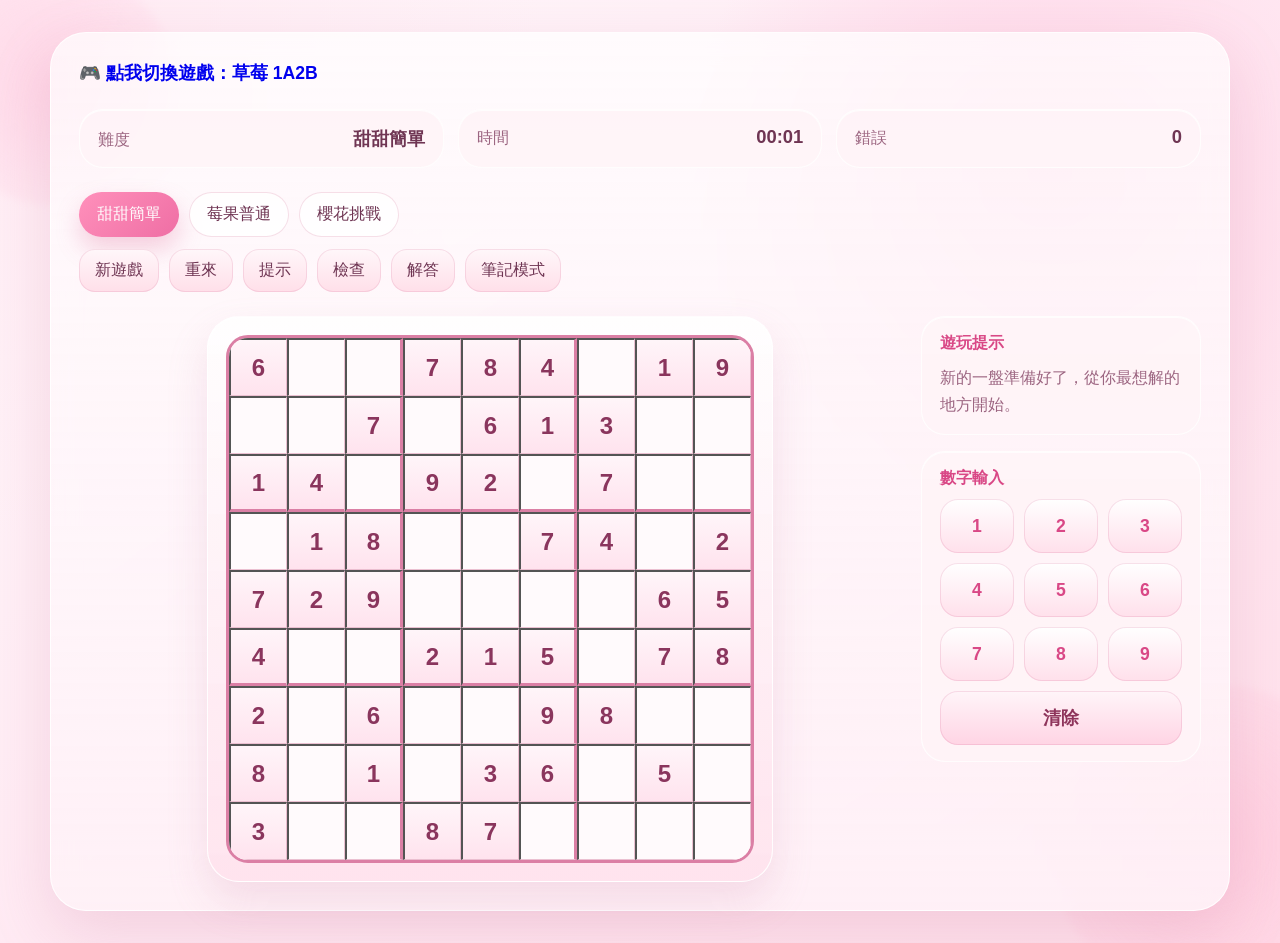
<file: index.html>
<!DOCTYPE html>
<html lang="zh-TW">
<head>
  <meta charset="UTF-8">
  <meta name="viewport" content="width=device-width, initial-scale=1.0">
  <title>草莓甜點數獨</title>
  <link rel="stylesheet" href="styles.css">
</head>
<body>
  <div class="page-shell">
    <div class="background-orb orb-left"></div>
    <div class="background-orb orb-right"></div>

    <main class="game-card">
      
      <!-- 🍓 這裡就是連往 1A2B 的按鈕！ -->
      <nav class="page-links" style="margin-top: 0; margin-bottom: 24px;">
        <a href="./1a2b/" class="page-link" style="text-decoration: none; font-weight: bold; font-size: 1.1rem;">
          🎮 點我切換遊戲：草莓 1A2B
        </a>
      </nav>

      <!-- 狀態列 (難度、時間、錯誤) -->
      <div class="status-strip">
        <div class="status-pill">
          <span>難度</span>
          <strong id="difficulty-label">甜甜簡單</strong>
        </div>
        <div class="status-pill">
          <span>時間</span>
          <strong id="timer">00:00</strong>
        </div>
        <div class="status-pill">
          <span>錯誤</span>
          <strong id="mistakes">0</strong>
        </div>
      </div>

      <!-- 工具列 (按鈕) -->
      <div class="toolbar">
        <div class="button-row" id="difficulty-buttons">
          <button class="pill-button active" data-difficulty="easy">甜甜簡單</button>
          <button class="pill-button" data-difficulty="medium">莓果普通</button>
          <button class="pill-button" data-difficulty="hard">櫻花挑戰</button>
        </div>
        <div class="button-row">
          <button class="soft-button" id="new-game">新遊戲</button>
          <button class="soft-button" id="reset-board">重來</button>
          <button class="soft-button" id="hint">提示</button>
          <button class="soft-button" id="check-board">檢查</button>
          <button class="soft-button" id="solve-board">解答</button>
          <button class="soft-button toggle-button" id="notes-mode" aria-pressed="false">筆記模式</button>
        </div>
      </div>

      <!-- 遊戲主區塊 -->
      <div class="play-area">
        <div class="board-wrap">
          <div class="board-frame">
            <div id="sudoku-board" class="sudoku-board"></div>
          </div>
        </div>

        <!-- 側邊欄 (提示與數字鍵盤) -->
        <div class="side-panel">
          <div class="message-card">
            <h2>遊玩提示</h2>
            <p id="message">新的一盤準備好了，從你最想解的地方開始。</p>
          </div>
          <div class="numpad-card">
            <h2>數字輸入</h2>
            <div class="number-pad" id="number-pad">
              <button class="number-button" data-number="1">1</button>
              <button class="number-button" data-number="2">2</button>
              <button class="number-button" data-number="3">3</button>
              <button class="number-button" data-number="4">4</button>
              <button class="number-button" data-number="5">5</button>
              <button class="number-button" data-number="6">6</button>
              <button class="number-button" data-number="7">7</button>
              <button class="number-button" data-number="8">8</button>
              <button class="number-button" data-number="9">9</button>
              <button class="number-button clear-button" data-action="clear">清除</button>
            </div>
          </div>
        </div>
      </div>
    </main>

    <!-- 慶祝過關彈窗 (內含可愛草莓蛋糕 SVG) -->
    <div id="celebration-modal" class="celebration-modal" aria-hidden="true">
      <div class="celebration-dialog">
        <button id="close-celebration" class="modal-close">×</button>
        <div class="celebration-sparkles">
          <span></span><span></span><span></span>
        </div>
        <div class="cake-display">
          <svg class="cake-svg" viewBox="0 0 120 120" xmlns="http://www.w3.org/2000/svg">
            <!-- 盤子 -->
            <ellipse cx="60" cy="100" rx="45" ry="10" fill="#ffd6e6"/>
            <!-- 蛋糕體 -->
            <path d="M25 60 L95 60 L90 95 L30 95 Z" fill="#fff4f8" stroke="#f1a9c2" stroke-width="2"/>
            <!-- 夾層果醬 -->
            <path d="M28 75 L92 75" stroke="#ef6ea4" stroke-width="4" stroke-linecap="round"/>
            <!-- 頂部鮮奶油 -->
            <path d="M20 60 Q 30 50 40 60 Q 50 50 60 60 Q 70 50 80 60 Q 90 50 100 60 Q 95 70 80 70 Q 60 70 40 70 Q 25 70 20 60" fill="#ffffff" stroke="#f1a9c2" stroke-width="2"/>
            <!-- 大草莓 -->
            <path d="M50 45 C 50 25, 70 25, 70 45 C 70 60, 60 65, 60 65 C 60 65, 50 60, 50 45 Z" fill="#ef6ea4"/>
            <!-- 草莓葉子 -->
            <path d="M55 35 Q 60 25 65 35 Q 60 30 55 35" fill="#9c6581"/>
            <!-- 草莓籽 -->
            <circle cx="60" cy="45" r="1" fill="#fff"/>
            <circle cx="55" cy="50" r="1" fill="#fff"/>
            <circle cx="65" cy="50" r="1" fill="#fff"/>
            <circle cx="60" cy="55" r="1" fill="#fff"/>
          </svg>
        </div>
        <p class="celebration-badge">VICTORY!</p>
        <h2>大功告成！</h2>
        <p id="celebration-copy" class="celebration-copy">你用 00:00 完成這盤草莓數獨，送你一塊草莓蛋糕。</p>
        <button id="celebration-new-game" class="pill-button active celebration-button">再來一盤</button>
      </div>
    </div>
  </div>

  <script src="script.js"></script>
</body>
</html>
</file>
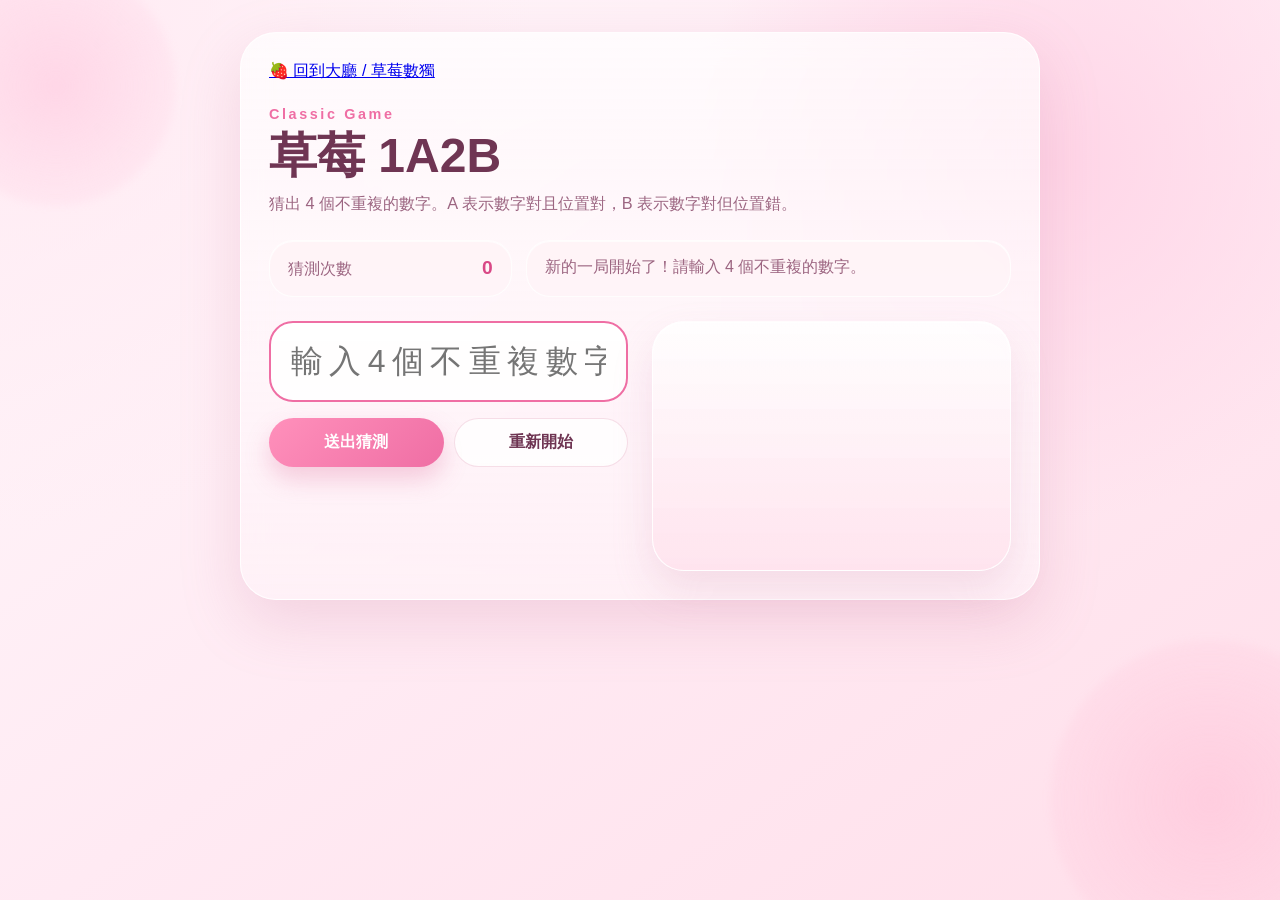
<file: 1a2b/index.html>
<!DOCTYPE html>
<html lang="zh-TW">
<head>
  <meta charset="UTF-8">
  <meta name="viewport" content="width=device-width, initial-scale=1.0">
  <title>草莓 1A2B 猜數字</title>
  <link rel="stylesheet" href="styles.css">
</head>
<body>
  <div class="page-shell">
    <div class="background-orb orb-left"></div>
    <div class="background-orb orb-right"></div>
    
    <main class="game-card">
      <!-- 導覽列：返回按鈕放在這裡最漂亮且不會破壞排版 -->
      <nav class="page-links" style="margin-top: 0; margin-bottom: 24px;">
        <a href="../index.html" class="page-link">
          🍓 回到大廳 / 草莓數獨
        </a>
      </nav>

      <header class="hero">
        <p class="eyebrow">Classic Game</p>
        <h1>草莓 1A2B</h1>
        <p class="hero-copy">猜出 4 個不重複的數字。A 表示數字對且位置對，B 表示數字對但位置錯。</p>
      </header>

      <div class="status-strip">
        <div class="status-pill">
          <span>猜測次數</span>
          <strong id="attempts">0</strong>
        </div>
        <div class="message-card">
          <p id="message">遊戲已準備好，請輸入你的第一個猜測！</p>
        </div>
      </div>

      <div class="play-area">
        <div class="input-section">
          <input type="text" id="guess-input" maxlength="4" placeholder="輸入4個不重複數字" autocomplete="off">
          <div class="button-row">
            <button id="submit-btn" class="pill-button active">送出猜測</button>
            <button id="restart-btn" class="pill-button">重新開始</button>
          </div>
        </div>

        <div class="history-section">
          <div class="board-frame">
            <ul id="history-list" class="history-list">
              <!-- 猜測紀錄會產生在這裡 -->
            </ul>
          </div>
        </div>
      </div>
    </main>

    <!-- 慶祝彈出視窗 -->
    <div id="celebration-modal" class="celebration-modal" aria-hidden="true">
      <div class="celebration-dialog">
        <button id="close-celebration" class="modal-close">×</button>
        <p class="celebration-badge">VICTORY!</p>
        <h2>4A0B 答對了！</h2>
        <p id="celebration-copy" class="celebration-copy">太厲害了，送你一塊草莓蛋糕！</p>
        <button id="celebration-new-game" class="pill-button active celebration-button">再來一局</button>
      </div>
    </div>
  </div>

  <script src="script.js"></script>
</body>
</html>
</file>
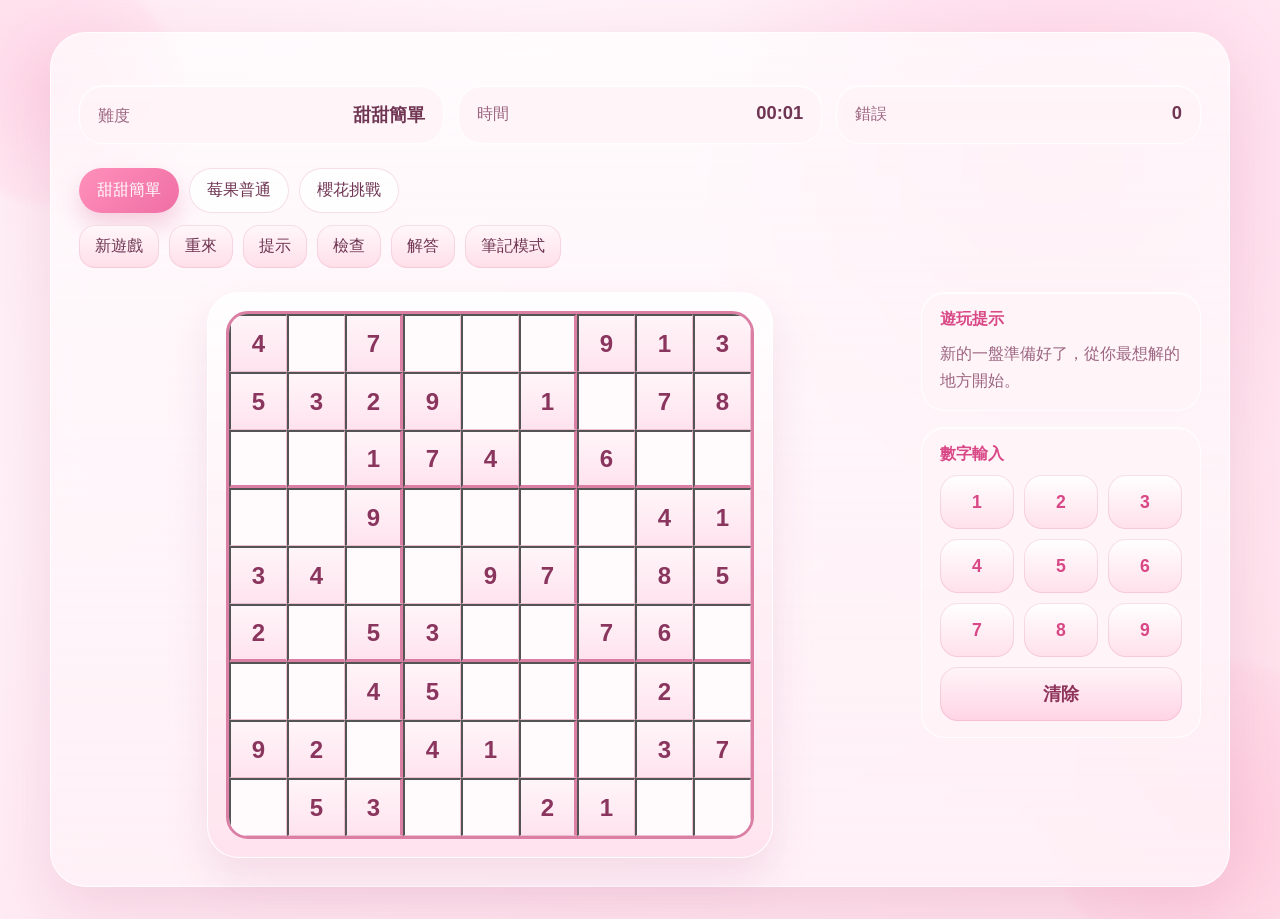
<file: index.html.html>
<!DOCTYPE html>
<html lang="zh-TW">
<head>
  <meta charset="UTF-8">
  <meta name="viewport" content="width=device-width, initial-scale=1.0">
  <title>草莓甜點數獨</title>
  <link rel="stylesheet" href="styles.css">
</head>
<body>
  <div class="page-shell">
    <div class="background-orb orb-left"></div>
    <div class="background-orb orb-right"></div>

    <main class="game-card">
      <!-- 狀態列 (難度、時間、錯誤) -->
      <div class="status-strip">
        <div class="status-pill">
          <span>難度</span>
          <strong id="difficulty-label">甜甜簡單</strong>
        </div>
        <div class="status-pill">
          <span>時間</span>
          <strong id="timer">00:00</strong>
        </div>
        <div class="status-pill">
          <span>錯誤</span>
          <strong id="mistakes">0</strong>
        </div>
      </div>

      <!-- 工具列 (按鈕) -->
      <div class="toolbar">
        <div class="button-row" id="difficulty-buttons">
          <button class="pill-button active" data-difficulty="easy">甜甜簡單</button>
          <button class="pill-button" data-difficulty="medium">莓果普通</button>
          <button class="pill-button" data-difficulty="hard">櫻花挑戰</button>
        </div>
        <div class="button-row">
          <button class="soft-button" id="new-game">新遊戲</button>
          <button class="soft-button" id="reset-board">重來</button>
          <button class="soft-button" id="hint">提示</button>
          <button class="soft-button" id="check-board">檢查</button>
          <button class="soft-button" id="solve-board">解答</button>
          <button class="soft-button toggle-button" id="notes-mode" aria-pressed="false">筆記模式</button>
        </div>
      </div>

      <!-- 遊戲主區塊 -->
      <div class="play-area">
        <div class="board-wrap">
          <div class="board-frame">
            <div id="sudoku-board" class="sudoku-board"></div>
          </div>
        </div>

        <!-- 側邊欄 (提示與數字鍵盤) -->
        <div class="side-panel">
          <div class="message-card">
            <h2>遊玩提示</h2>
            <p id="message">新的一盤準備好了，從你最想解的地方開始。</p>
          </div>
          <div class="numpad-card">
            <h2>數字輸入</h2>
            <div class="number-pad" id="number-pad">
              <button class="number-button" data-number="1">1</button>
              <button class="number-button" data-number="2">2</button>
              <button class="number-button" data-number="3">3</button>
              <button class="number-button" data-number="4">4</button>
              <button class="number-button" data-number="5">5</button>
              <button class="number-button" data-number="6">6</button>
              <button class="number-button" data-number="7">7</button>
              <button class="number-button" data-number="8">8</button>
              <button class="number-button" data-number="9">9</button>
              <button class="number-button clear-button" data-action="clear">清除</button>
            </div>
          </div>
        </div>
      </div>
    </main>

    <!-- 慶祝過關彈窗 (內含可愛草莓蛋糕 SVG) -->
    <div id="celebration-modal" class="celebration-modal" aria-hidden="true">
      <div class="celebration-dialog">
        <button id="close-celebration" class="modal-close">×</button>
        <div class="celebration-sparkles">
          <span></span><span></span><span></span>
        </div>
        <div class="cake-display">
          <svg class="cake-svg" viewBox="0 0 120 120" xmlns="http://www.w3.org/2000/svg">
            <!-- 盤子 -->
            <ellipse cx="60" cy="100" rx="45" ry="10" fill="#ffd6e6"/>
            <!-- 蛋糕體 -->
            <path d="M25 60 L95 60 L90 95 L30 95 Z" fill="#fff4f8" stroke="#f1a9c2" stroke-width="2"/>
            <!-- 夾層果醬 -->
            <path d="M28 75 L92 75" stroke="#ef6ea4" stroke-width="4" stroke-linecap="round"/>
            <!-- 頂部鮮奶油 -->
            <path d="M20 60 Q 30 50 40 60 Q 50 50 60 60 Q 70 50 80 60 Q 90 50 100 60 Q 95 70 80 70 Q 60 70 40 70 Q 25 70 20 60" fill="#ffffff" stroke="#f1a9c2" stroke-width="2"/>
            <!-- 大草莓 -->
            <path d="M50 45 C 50 25, 70 25, 70 45 C 70 60, 60 65, 60 65 C 60 65, 50 60, 50 45 Z" fill="#ef6ea4"/>
            <!-- 草莓葉子 -->
            <path d="M55 35 Q 60 25 65 35 Q 60 30 55 35" fill="#9c6581"/>
            <!-- 草莓籽 -->
            <circle cx="60" cy="45" r="1" fill="#fff"/>
            <circle cx="55" cy="50" r="1" fill="#fff"/>
            <circle cx="65" cy="50" r="1" fill="#fff"/>
            <circle cx="60" cy="55" r="1" fill="#fff"/>
          </svg>
        </div>
        <p class="celebration-badge">VICTORY!</p>
        <h2>大功告成！</h2>
        <p id="celebration-copy" class="celebration-copy">你用 00:00 完成這盤草莓數獨，送你一塊草莓蛋糕。</p>
        <button id="celebration-new-game" class="pill-button active celebration-button">再來一盤</button>
      </div>
    </div>
  </div>

  <script src="script.js"></script>
</body>
</html>
</file>
<file: styles.css>
:root {
  --bg: #fff4f8;
  --bg-soft: rgba(255, 255, 255, 0.72);
  --panel: rgba(255, 244, 248, 0.88);
  --panel-strong: rgba(255, 228, 238, 0.94);
  --line: #f1a9c2;
  --line-strong: #db7fa5;
  --text: #6f3553;
  --text-soft: #9c6581;
  --accent: #ef6ea4;
  --accent-strong: #d94886;
  --accent-light: #ffd6e6;
  --gold: #f5b7cf;
  --shadow: 0 22px 60px rgba(201, 118, 153, 0.22);
  --cell-size: min(10vw, 58px);
}

* { box-sizing: border-box; }

body {
  margin: 0; min-height: 100vh;
  font-family: "Trebuchet MS", "Aptos", "Segoe UI", sans-serif;
  color: var(--text);
  background: radial-gradient(circle at top left, #ffe9f2 0%, transparent 34%),
              radial-gradient(circle at 82% 18%, #ffd5e7 0%, transparent 28%),
              linear-gradient(145deg, #fff8fb 0%, #ffeaf3 52%, #ffdfea 100%);
}

body.modal-open { overflow: hidden; }
button { font: inherit; }

.page-shell { position: relative; min-height: 100vh; padding: 32px 18px; overflow: hidden; }
.background-orb { position: absolute; border-radius: 999px; filter: blur(4px); opacity: 0.7; pointer-events: none; }
.orb-left { width: 240px; height: 240px; top: -34px; left: -64px; background: radial-gradient(circle, rgba(255, 203, 224, 0.92), rgba(255, 203, 224, 0)); animation: float-soft 7s ease-in-out infinite; }
.orb-right { width: 320px; height: 320px; right: -90px; bottom: -60px; background: radial-gradient(circle, rgba(255, 188, 212, 0.75), rgba(255, 188, 212, 0)); animation: float-soft 8.5s ease-in-out infinite reverse; }

.game-card { position: relative; z-index: 1; max-width: 1180px; margin: 0 auto; padding: 28px; border: 1px solid rgba(255, 255, 255, 0.85); border-radius: 36px; background: linear-gradient(180deg, rgba(255, 255, 255, 0.7), rgba(255, 241, 247, 0.92)); box-shadow: var(--shadow); backdrop-filter: blur(14px); }

.status-strip, .toolbar, .play-area { margin-top: 24px; }
.status-strip { display: grid; grid-template-columns: repeat(3, minmax(0, 1fr)); gap: 14px; }
.status-pill, .message-card, .numpad-card { padding: 16px 18px; border-radius: 24px; background: var(--panel); border: 1px solid rgba(255, 255, 255, 0.8); box-shadow: inset 0 1px 0 rgba(255, 255, 255, 0.75); }
.status-pill { display: flex; align-items: baseline; justify-content: space-between; gap: 10px; }
.status-pill span, .message-card p { color: var(--text-soft); }
.status-pill strong { font-size: 1.15rem; }

.toolbar { display: grid; gap: 12px; }
.button-row { display: flex; flex-wrap: wrap; gap: 10px; }
.pill-button, .soft-button, .number-button { border: 0; cursor: pointer; transition: transform 0.16s ease, box-shadow 0.16s ease, background 0.16s ease, color 0.16s ease; }
.pill-button { padding: 12px 18px; border-radius: 999px; background: rgba(255, 255, 255, 0.8); color: var(--text); box-shadow: inset 0 0 0 1px rgba(219, 127, 165, 0.25); }
.pill-button.active { background: linear-gradient(135deg, #ff90bb 0%, #ef6ea4 100%); color: white; box-shadow: 0 12px 24px rgba(218, 92, 145, 0.28); }
.soft-button { padding: 11px 16px; border-radius: 16px; color: var(--text); background: linear-gradient(180deg, #fff7fa 0%, #ffdfe9 100%); box-shadow: inset 0 0 0 1px rgba(219, 127, 165, 0.22); }
.toggle-button[aria-pressed="true"] { background: linear-gradient(135deg, #ffd0e1 0%, #ff9ec0 100%); color: #752a4f; }
.pill-button:hover, .soft-button:hover, .number-button:hover { transform: translateY(-1px); }

.play-area { display: grid; grid-template-columns: minmax(0, 1fr) 280px; gap: 20px; align-items: start; }
.board-wrap { display: flex; justify-content: center; }
.board-frame { width: fit-content; padding: 18px; border-radius: 32px; background: linear-gradient(180deg, rgba(255, 255, 255, 0.84), rgba(255, 226, 237, 0.88)); border: 1px solid rgba(255, 255, 255, 0.9); box-shadow: inset 0 1px 0 rgba(255, 255, 255, 0.8), 0 20px 40px rgba(205, 131, 163, 0.2); }

.sudoku-board { display: grid; grid-template-columns: repeat(9, var(--cell-size)); grid-template-rows: repeat(9, var(--cell-size)); border: 3px solid var(--line-strong); border-radius: 22px; overflow: hidden; background: rgba(255, 255, 255, 0.84); }
.cell { position: relative; display: grid; place-items: center; width: var(--cell-size); height: var(--cell-size); border-right: 1px solid rgba(225, 162, 187, 0.65); border-bottom: 1px solid rgba(225, 162, 187, 0.65); background: rgba(255, 250, 252, 0.92); color: var(--text); font-size: clamp(1.05rem, 2.5vw, 1.5rem); font-weight: 700; cursor: pointer; }
.cell[data-col="2"], .cell[data-col="5"] { border-right: 3px solid var(--line-strong); }
.cell[data-row="2"], .cell[data-row="5"] { border-bottom: 3px solid var(--line-strong); }
.cell.fixed { background: linear-gradient(180deg, #fff5f9 0%, #ffe3ee 100%); color: #8a355d; }
.cell.related { background: rgba(255, 226, 237, 0.75); }
.cell.same-number { background: rgba(255, 207, 226, 0.92); }
.cell.selected { background: linear-gradient(180deg, #ff8fb9 0%, #f45b95 100%); color: white; box-shadow: inset 0 0 0 2px rgba(255, 255, 255, 0.92); }
.cell.flash-error { animation: shake-soft 0.28s ease; background: linear-gradient(180deg, #ffc7d9 0%, #ff94b8 100%); color: #7f143e; }
.cell:focus-visible { outline: 0; box-shadow: inset 0 0 0 2px white; }

.notes-grid { display: grid; grid-template-columns: repeat(3, 1fr); grid-template-rows: repeat(3, 1fr); width: 100%; height: 100%; padding: 6px; font-size: 0.56rem; line-height: 1; color: #b06a89; }
.note { display: grid; place-items: center; }

.side-panel { display: grid; gap: 16px; }
.message-card h2, .numpad-card h2 { margin: 0 0 10px; font-size: 1rem; color: var(--accent-strong);}
.message-card p { margin: 0; line-height: 1.7; }
.number-pad { display: grid; grid-template-columns: repeat(3, minmax(0, 1fr)); gap: 10px; }
.number-button { min-height: 54px; border-radius: 18px; background: linear-gradient(180deg, #ffffff 0%, #ffe0eb 100%); color: var(--accent-strong); font-size: 1.1rem; font-weight: 700; box-shadow: inset 0 0 0 1px rgba(219, 127, 165, 0.24); }
.number-button.clear-button { grid-column: span 3; background: linear-gradient(180deg, #fff5f9 0%, #ffd4e4 100%); color: #8e345b; }

.celebration-modal { position: fixed; inset: 0; z-index: 10; display: grid; place-items: center; padding: 20px; background: rgba(118, 48, 79, 0.36); backdrop-filter: blur(10px); opacity: 0; pointer-events: none; transition: opacity 0.2s ease; }
.celebration-modal[aria-hidden="false"] { opacity: 1; pointer-events: auto; }
.celebration-dialog { position: relative; width: min(100%, 430px); padding: 28px 28px 24px; border-radius: 32px; text-align: center; background: radial-gradient(circle at top, rgba(255, 255, 255, 0.9), rgba(255, 241, 246, 0.98) 64%), linear-gradient(180deg, #fff8fb 0%, #ffe4ee 100%); border: 1px solid rgba(255, 255, 255, 0.88); box-shadow: 0 26px 80px rgba(118, 48, 79, 0.28), inset 0 1px 0 rgba(255, 255, 255, 0.9); transform: scale(0.88) translateY(18px); }
.celebration-modal[aria-hidden="false"] .celebration-dialog { animation: pop-bounce 0.6s cubic-bezier(0.2, 0.9, 0.22, 1.2) forwards; }
.modal-close { position: absolute; top: 12px; right: 12px; width: 40px; height: 40px; border: 0; border-radius: 999px; cursor: pointer; font-size: 1.5rem; line-height: 1; color: #9a4d73; background: rgba(255, 255, 255, 0.82); box-shadow: inset 0 0 0 1px rgba(219, 127, 165, 0.2); }
.celebration-sparkles { position: absolute; inset: 18px 20px auto; display: flex; justify-content: space-between; pointer-events: none; }
.celebration-sparkles span { width: 14px; height: 14px; border-radius: 4px; background: linear-gradient(180deg, #ffd877 0%, #ff90bb 100%); transform: rotate(45deg); box-shadow: 0 0 0 6px rgba(255, 220, 167, 0.16); }
.cake-display { display: grid; place-items: center; width: 100%; min-height: 198px; margin-bottom: 8px; }
.cake-svg { width: min(100%, 240px); height: auto; filter: drop-shadow(0 14px 18px rgba(223, 127, 162, 0.22)); }
.celebration-badge { margin: 0; font-size: 0.88rem; font-weight: 700; letter-spacing: 0.18em; text-transform: uppercase; color: var(--accent); }
.celebration-dialog h2 { margin: 10px 0 10px; font-size: clamp(2.1rem, 8vw, 3rem); line-height: 1; color: #7f294f; }
.celebration-copy { margin: 0 auto; max-width: 280px; color: var(--text-soft); line-height: 1.7; }
.celebration-button { min-width: 160px; margin-top: 18px; background: linear-gradient(135deg, #ff8cb8 0%, #ef6ea4 100%); color: white; box-shadow: 0 16px 28px rgba(218, 92, 145, 0.26); }

@keyframes float-soft { 0%, 100% { transform: translateY(0px); } 50% { transform: translateY(16px); } }
@keyframes shake-soft { 0%, 100% { transform: translateX(0); } 25% { transform: translateX(-3px); } 75% { transform: translateX(3px); } }
@keyframes pop-bounce { 0% { opacity: 0; transform: scale(0.82) translateY(26px); } 55% { opacity: 1; transform: scale(1.04) translateY(-4px); } 78% { transform: scale(0.97) translateY(2px); } 100% { opacity: 1; transform: scale(1) translateY(0); } }

@media (max-width: 980px) { .play-area { grid-template-columns: 1fr; } .side-panel { grid-template-columns: 1fr 1fr; } }
@media (max-width: 720px) { :root { --cell-size: min(9.4vw, 44px); } .page-shell { padding: 18px 12px; } .game-card { padding: 18px; border-radius: 28px; } .status-strip { grid-template-columns: 1fr; } .side-panel { grid-template-columns: 1fr; } .board-frame { padding: 12px; border-radius: 24px; } .celebration-dialog { padding: 24px 20px 22px; border-radius: 28px; } .cake-display { min-height: 172px; } }
</file>
<file: 1a2b/styles.css>
:root {
  --bg: #fff4f8;
  --bg-soft: rgba(255, 255, 255, 0.72);
  --panel: rgba(255, 244, 248, 0.88);
  --panel-strong: rgba(255, 228, 238, 0.94);
  --line: #f1a9c2;
  --line-strong: #db7fa5;
  --text: #6f3553;
  --text-soft: #9c6581;
  --accent: #ef6ea4;
  --accent-strong: #d94886;
  --shadow: 0 22px 60px rgba(201, 118, 153, 0.22);
}

* { box-sizing: border-box; }

body {
  margin: 0;
  min-height: 100vh;
  font-family: "Trebuchet MS", "Aptos", "Segoe UI", sans-serif;
  color: var(--text);
  background:
    radial-gradient(circle at top left, #ffe9f2 0%, transparent 34%),
    radial-gradient(circle at 82% 18%, #ffd5e7 0%, transparent 28%),
    linear-gradient(145deg, #fff8fb 0%, #ffeaf3 52%, #ffdfea 100%);
}

body.modal-open { overflow: hidden; }
button { font: inherit; cursor: pointer; }

.page-shell {
  position: relative;
  min-height: 100vh;
  padding: 32px 18px;
  overflow: hidden;
}

.background-orb {
  position: absolute;
  border-radius: 999px;
  filter: blur(4px);
  opacity: 0.7;
  pointer-events: none;
}
.orb-left {
  width: 240px; height: 240px; top: -34px; left: -64px;
  background: radial-gradient(circle, rgba(255, 203, 224, 0.92), rgba(255, 203, 224, 0));
  animation: float-soft 7s ease-in-out infinite;
}
.orb-right {
  width: 320px; height: 320px; right: -90px; bottom: -60px;
  background: radial-gradient(circle, rgba(255, 188, 212, 0.75), rgba(255, 188, 212, 0));
  animation: float-soft 8.5s ease-in-out infinite reverse;
}

.game-card {
  position: relative;
  z-index: 1;
  max-width: 800px; /* 針對 1A2B 縮小一點寬度 */
  margin: 0 auto;
  padding: 28px;
  border: 1px solid rgba(255, 255, 255, 0.85);
  border-radius: 36px;
  background: linear-gradient(180deg, rgba(255, 255, 255, 0.7), rgba(255, 241, 247, 0.92));
  box-shadow: var(--shadow);
  backdrop-filter: blur(14px);
}

.hero { display: grid; gap: 10px; margin-bottom: 24px; }
.eyebrow { margin: 0; font-size: 0.9rem; font-weight: 700; letter-spacing: 0.18em; color: var(--accent); }
.hero h1 { margin: 0; font-size: clamp(2rem, 4vw, 3rem); line-height: 1; }
.hero-copy { margin: 0; color: var(--text-soft); font-size: 1.02rem; line-height: 1.6; }

.status-strip {
  display: grid;
  grid-template-columns: 1fr 2fr;
  gap: 14px;
  margin-bottom: 24px;
}

.status-pill, .message-card {
  padding: 16px 18px;
  border-radius: 24px;
  background: var(--panel);
  border: 1px solid rgba(255, 255, 255, 0.8);
  box-shadow: inset 0 1px 0 rgba(255, 255, 255, 0.75);
}
.status-pill { display: flex; align-items: baseline; justify-content: space-between; gap: 10px; }
.status-pill span, .message-card p { color: var(--text-soft); margin: 0; }
.status-pill strong { font-size: 1.2rem; color: var(--accent-strong); }

.play-area {
  display: grid;
  grid-template-columns: 1fr 1fr;
  gap: 24px;
  align-items: start;
}

.input-section { display: grid; gap: 16px; }

#guess-input {
  width: 100%;
  padding: 20px;
  font-size: 2rem;
  text-align: center;
  letter-spacing: 0.2em;
  border-radius: 24px;
  border: 2px solid var(--line);
  background: rgba(255, 255, 255, 0.9);
  color: var(--text);
  outline: none;
  transition: border-color 0.2s;
}
#guess-input:focus { border-color: var(--accent); }

.button-row { display: flex; gap: 10px; }

.pill-button {
  flex: 1;
  padding: 14px;
  border-radius: 999px;
  border: none;
  background: rgba(255, 255, 255, 0.8);
  color: var(--text);
  font-weight: bold;
  box-shadow: inset 0 0 0 1px rgba(219, 127, 165, 0.25);
  transition: transform 0.16s ease, box-shadow 0.16s ease;
}
.pill-button.active {
  background: linear-gradient(135deg, #ff90bb 0%, #ef6ea4 100%);
  color: white;
  box-shadow: 0 12px 24px rgba(218, 92, 145, 0.28);
}
.pill-button:hover { transform: translateY(-2px); }

.board-frame {
  padding: 18px;
  border-radius: 32px;
  background: linear-gradient(180deg, rgba(255, 255, 255, 0.84), rgba(255, 226, 237, 0.88));
  border: 1px solid rgba(255, 255, 255, 0.9);
  box-shadow: inset 0 1px 0 rgba(255, 255, 255, 0.8), 0 20px 40px rgba(205, 131, 163, 0.2);
  min-height: 250px;
  max-height: 400px;
  overflow-y: auto;
}

.history-list {
  list-style: none;
  padding: 0;
  margin: 0;
  display: flex;
  flex-direction: column;
  gap: 10px;
}

.history-item {
  display: flex;
  justify-content: space-between;
  align-items: center;
  padding: 12px 16px;
  background: rgba(255, 250, 252, 0.92);
  border-radius: 16px;
  border: 1px solid rgba(225, 162, 187, 0.4);
  font-size: 1.2rem;
  font-weight: bold;
}
.history-item .guess { letter-spacing: 0.1em; color: var(--text); }
.history-item .result { color: var(--accent-strong); background: rgba(255, 226, 237, 0.8); padding: 4px 12px; border-radius: 12px; }

/* 彈出視窗與動畫保留原本的設定 */
.celebration-modal {
  position: fixed; inset: 0; z-index: 10; display: grid; place-items: center;
  background: rgba(118, 48, 79, 0.36); backdrop-filter: blur(10px);
  opacity: 0; pointer-events: none; transition: opacity 0.2s ease;
}
.celebration-modal[aria-hidden="false"] { opacity: 1; pointer-events: auto; }
.celebration-dialog {
  position: relative; width: min(100%, 430px); padding: 28px; border-radius: 32px; text-align: center;
  background: radial-gradient(circle at top, rgba(255, 255, 255, 0.9), rgba(255, 241, 246, 0.98) 64%), linear-gradient(180deg, #fff8fb 0%, #ffe4ee 100%);
  transform: scale(0.88) translateY(18px);
}
.celebration-modal[aria-hidden="false"] .celebration-dialog { animation: pop-bounce 0.6s cubic-bezier(0.2, 0.9, 0.22, 1.2) forwards; }
.modal-close { position: absolute; top: 12px; right: 12px; width: 40px; height: 40px; border: 0; border-radius: 999px; background: rgba(255,255,255,0.8); }

@keyframes float-soft { 0%, 100% { transform: translateY(0px); } 50% { transform: translateY(16px); } }
@keyframes pop-bounce { 0% { opacity: 0; transform: scale(0.82) translateY(26px); } 55% { opacity: 1; transform: scale(1.04) translateY(-4px); } 100% { opacity: 1; transform: scale(1) translateY(0); } }

@media (max-width: 720px) {
  .play-area { grid-template-columns: 1fr; }
  .status-strip { grid-template-columns: 1fr; }
}
</file>
